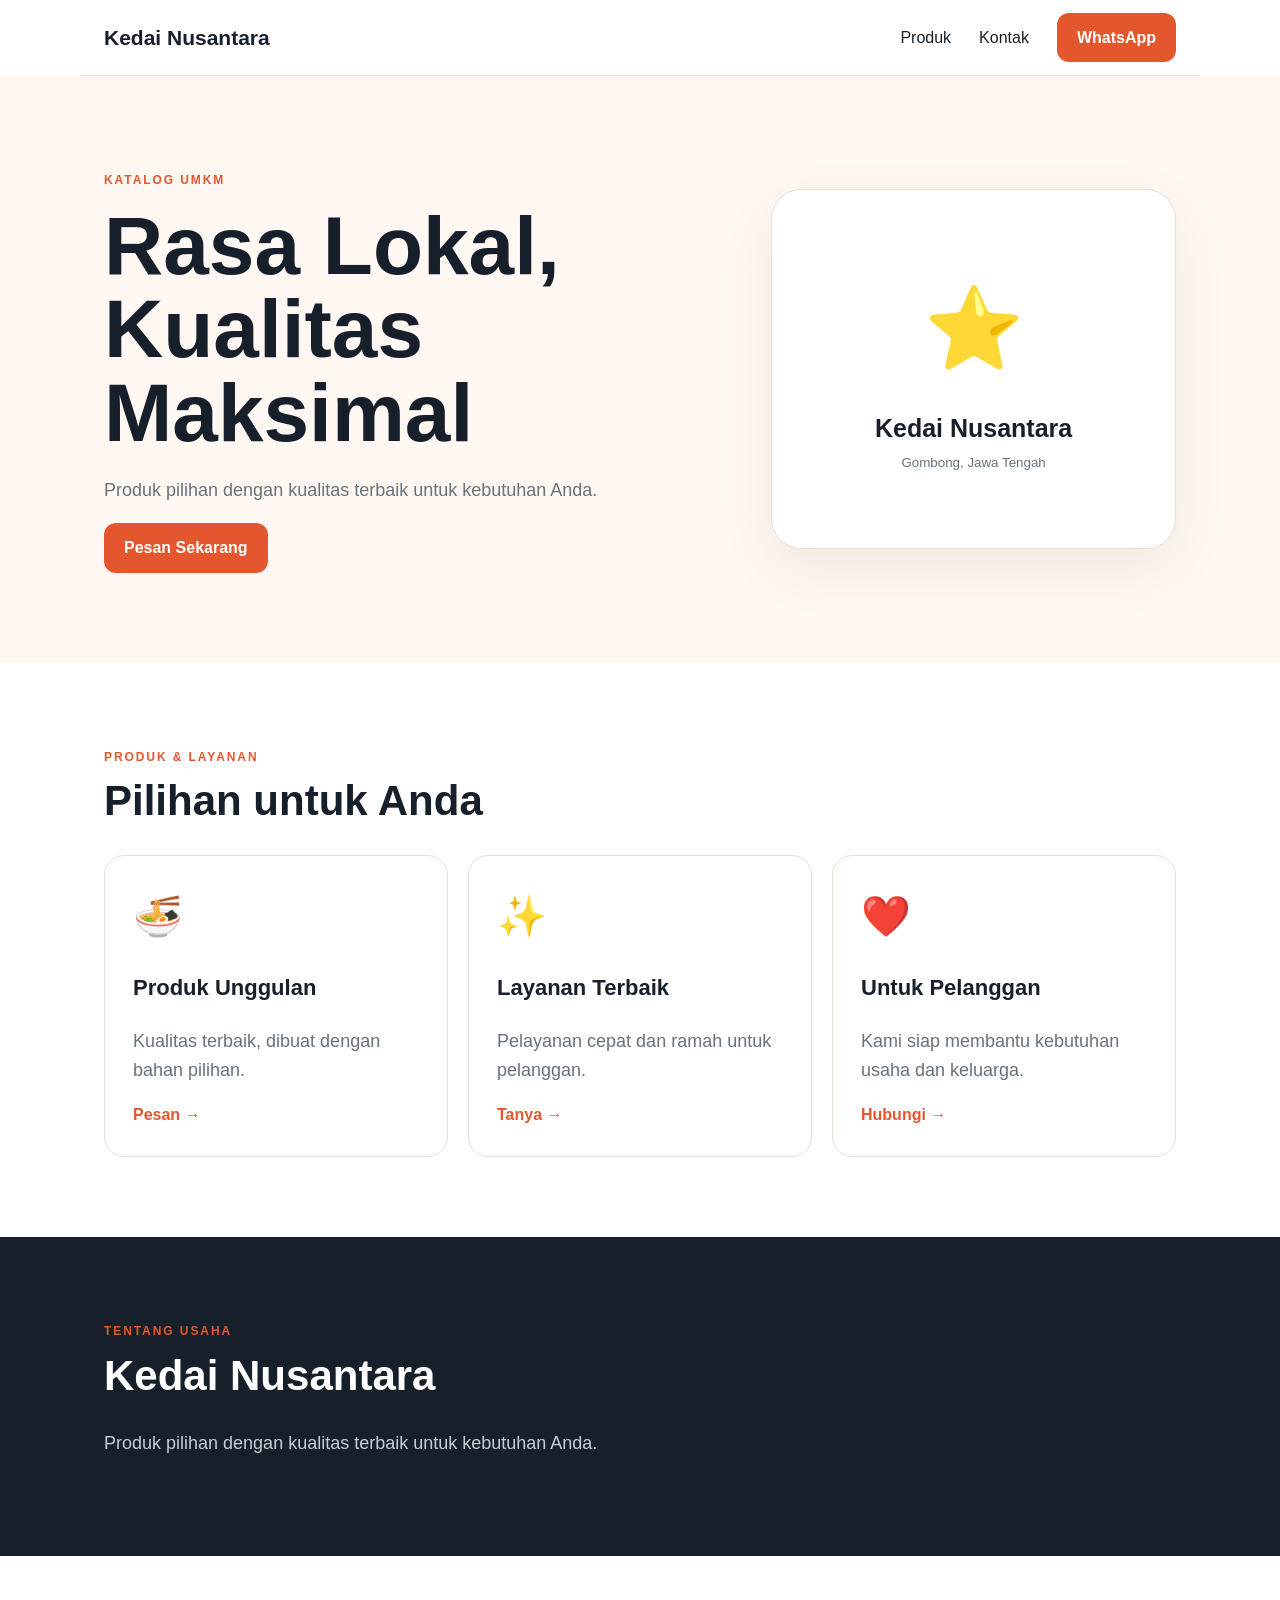
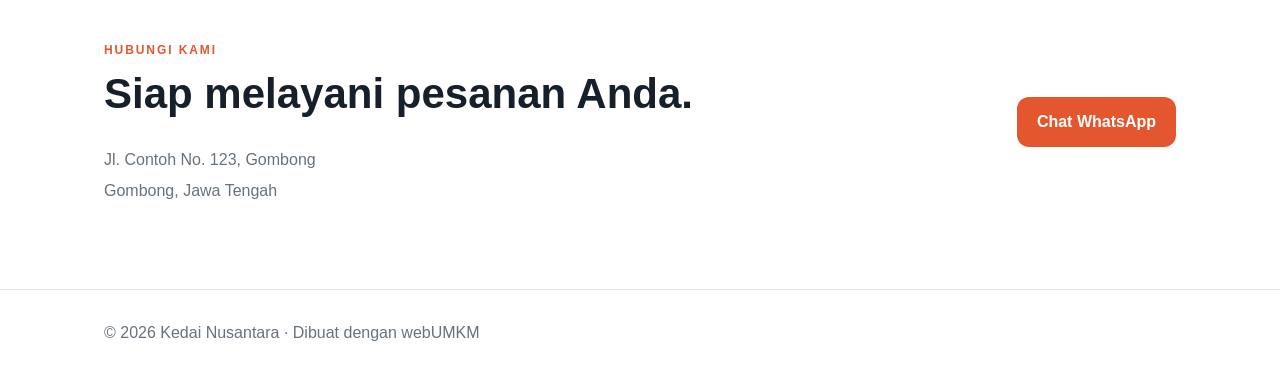
<file: templates/umkm-katalog/index.html>
<!doctype html>
<html lang="id"><head><meta charset="utf-8"><meta name="viewport" content="width=device-width,initial-scale=1"><title>UMKM Katalog</title><link rel="stylesheet" href="style.css"></head>
<body>
<header><div class="wrap nav"><strong data-name>Kedai Nusantara</strong><a href="#produk">Produk</a><a href="#kontak">Kontak</a><a class="btn" data-wa href="#">WhatsApp</a></div></header>
<main><section class="hero"><div class="wrap hero-grid"><div><span class="tag">KATALOG UMKM</span><h1 data-tagline>Rasa Lokal, Kualitas Maksimal</h1><p data-description>Produk pilihan dengan kualitas terbaik untuk kebutuhan Anda.</p><a class="btn" data-wa href="#">Pesan Sekarang</a></div><div class="hero-card"><span>⭐</span><b data-name>Kedai Nusantara</b><small data-city>Gombong, Jawa Tengah</small></div></div></section>
<section id="produk" class="section wrap"><span class="tag">PRODUK & LAYANAN</span><h2>Pilihan untuk Anda</h2><div class="cards"><article><div class="icon">🍜</div><h3>Produk Unggulan</h3><p>Kualitas terbaik, dibuat dengan bahan pilihan.</p><a data-wa href="#">Pesan →</a></article><article><div class="icon">✨</div><h3>Layanan Terbaik</h3><p>Pelayanan cepat dan ramah untuk pelanggan.</p><a data-wa href="#">Tanya →</a></article><article><div class="icon">❤️</div><h3>Untuk Pelanggan</h3><p>Kami siap membantu kebutuhan usaha dan keluarga.</p><a data-wa href="#">Hubungi →</a></article></div></section>
<section class="section dark"><div class="wrap"><span class="tag">TENTANG USAHA</span><h2 data-name>Kedai Nusantara</h2><p data-description>Kami memberikan produk berkualitas dan pelayanan terbaik.</p></div></section>
<section id="kontak" class="section wrap contact"><div><span class="tag">HUBUNGI KAMI</span><h2>Siap melayani pesanan Anda.</h2><p data-address>Alamat usaha</p><p data-city>Kota</p></div><a class="btn" data-wa href="#">Chat WhatsApp</a></section></main>
<footer><div class="wrap">© <span id="year"></span> <span data-name>Kedai Nusantara</span> · Dibuat dengan webUMKM</div></footer>
<script src="app.js"></script></body></html>
</file>
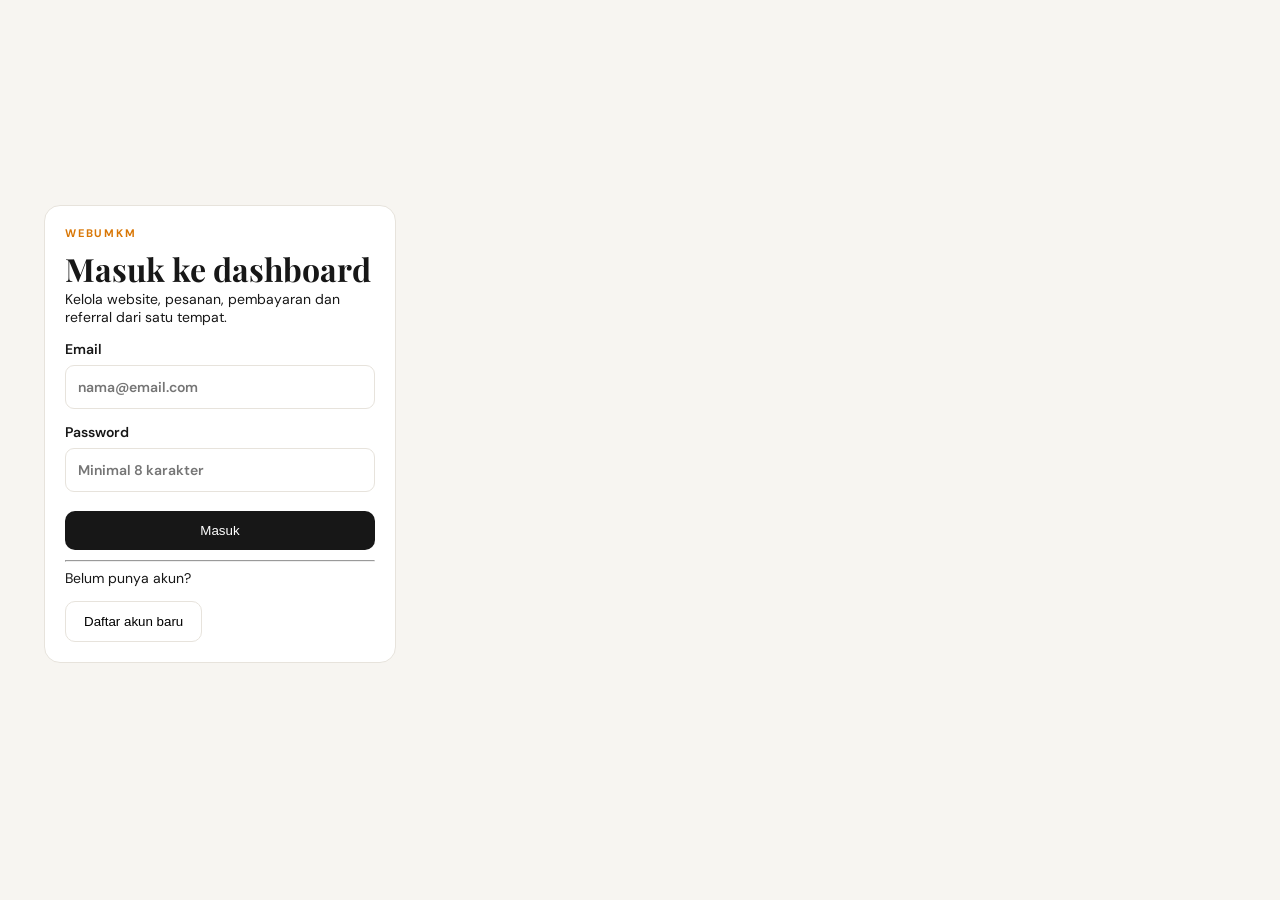
<file: admin/login.html>
<!doctype html>
<html lang="id">
<head><meta charset="UTF-8"><meta name="viewport" content="width=device-width,initial-scale=1"><title>webUMKM — Masuk</title><link rel="stylesheet" href="style.css"></head>
<body><div class="app" style="min-height:100vh;display:grid;place-items:center"><main style="width:min(440px,92vw)"><div class="panel"><p class="eyebrow">WEBUMKM</p><h1>Masuk ke dashboard</h1><p>Kelola website, pesanan, pembayaran dan referral dari satu tempat.</p><label>Email<input id="email" type="email" autocomplete="email" placeholder="nama@email.com"></label><label>Password<input id="password" type="password" autocomplete="current-password" placeholder="Minimal 8 karakter"></label><button id="login" class="primary">Masuk</button><p id="status" class="status"></p><hr><p>Belum punya akun?</p><button id="register" class="outline">Daftar akun baru</button></div></main></div>
<script>
const $=id=>document.getElementById(id); const status=$('status');
$('login').onclick=async()=>{status.textContent='Memproses...';try{const r=await fetch('../api/auth/login',{method:'POST',headers:{'content-type':'application/json'},body:JSON.stringify({email:$('email').value,password:$('password').value})});const d=await r.json();if(!r.ok)throw new Error(d.message||'Gagal masuk');location.href='dashboard.html';}catch(e){status.textContent=e.message}};
$('register').onclick=()=>{location.href='register.html'};
$('password').addEventListener('keydown',e=>{if(e.key==='Enter')$('login').click()});
</script></body></html>
</file>
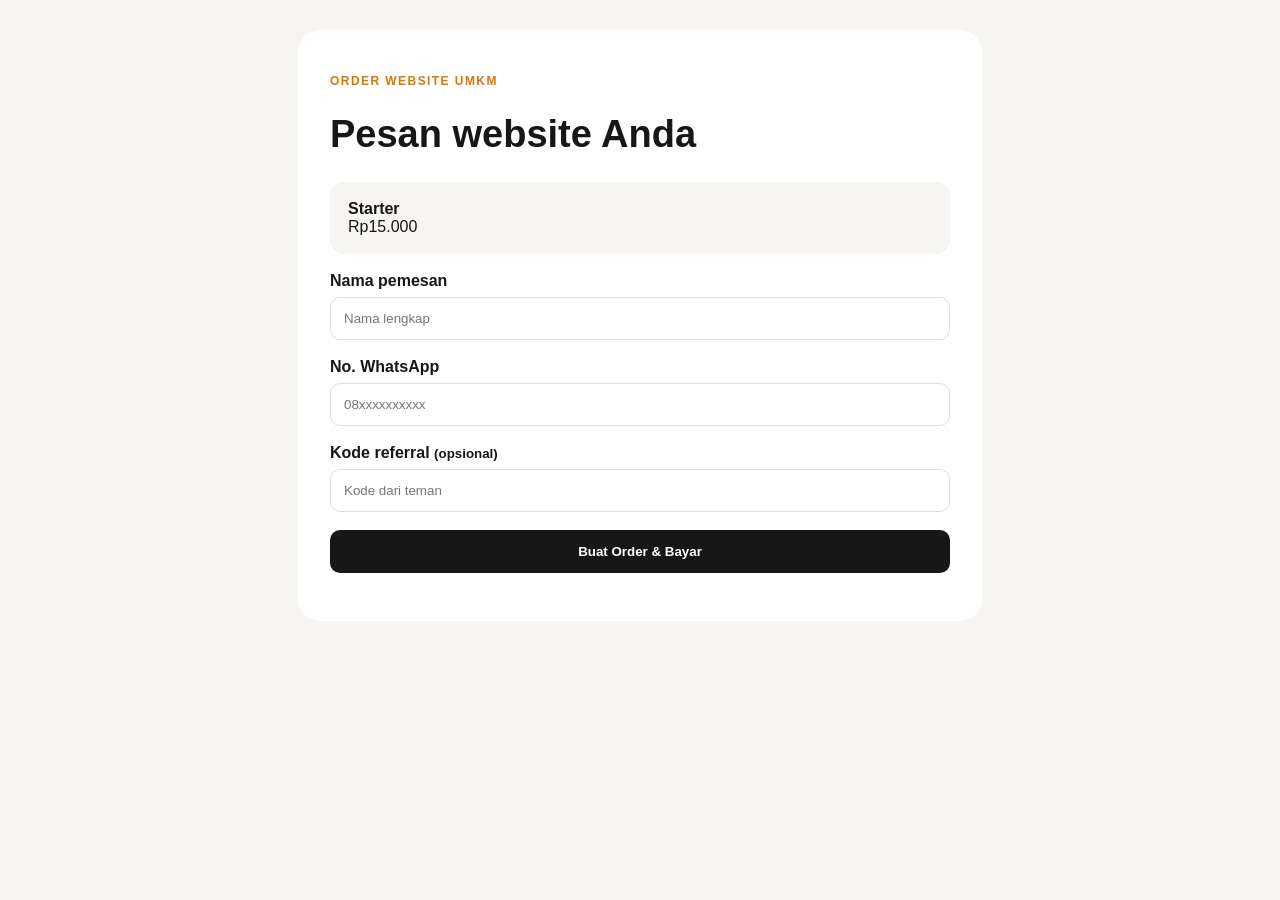
<file: admin/order.html>
<!doctype html><html lang="id"><head><meta charset="utf-8"><meta name="viewport" content="width=device-width,initial-scale=1"><title>Order — webUMKM</title><style>body{font-family:Arial,sans-serif;background:#f7f5f1;margin:0;padding:30px;color:#171717}.box{max-width:620px;margin:auto;background:#fff;padding:32px;border-radius:22px}.eyebrow{color:#d97706;font-weight:700;font-size:12px;letter-spacing:.12em}h1{font-size:38px}label{display:block;font-weight:700;margin:18px 0}input{width:100%;padding:13px;margin-top:7px;border:1px solid #ddd;border-radius:10px;box-sizing:border-box}.summary{background:#f7f5f1;padding:18px;border-radius:14px}.btn{border:0;background:#171717;color:#fff;padding:14px 20px;border-radius:10px;font-weight:700;width:100%;cursor:pointer}.pay{display:block;text-align:center;text-decoration:none;background:#d97706;color:#fff;padding:14px 20px;border-radius:10px;font-weight:700;margin-top:14px}.ok{padding:15px;background:#e9f8ed;border-radius:12px}.err{padding:15px;background:#fff0f0;border-radius:12px}</style></head><body><div class="box"><p class="eyebrow">ORDER WEBSITE UMKM</p><h1>Pesan website Anda</h1><div class="summary"><strong id="packageName">Paket</strong><br><span id="amount">Rp0</span></div><label>Nama pemesan<input id="customerName" placeholder="Nama lengkap"></label><label>No. WhatsApp<input id="customerPhone" placeholder="08xxxxxxxxxx"></label><label>Kode referral <small>(opsional)</small><input id="referralCode" placeholder="Kode dari teman"></label><button class="btn" id="submit">Buat Order & Bayar</button><div id="result" style="margin-top:16px"></div></div><script>const p=new URLSearchParams(location.search),slug=p.get('slug')||'',pkg=p.get('package')||'starter',prices={starter:15000,growth:25000,business:45000,pro:85000},names={starter:'Starter',growth:'Growth',business:'Business',pro:'Pro'};document.querySelector('#packageName').textContent=names[pkg]||'Paket';document.querySelector('#amount').textContent='Rp'+(prices[pkg]||0).toLocaleString('id-ID');document.querySelector('#submit').onclick=async()=>{const result=document.querySelector('#result');const button=document.querySelector('#submit');button.disabled=true;result.textContent='Memproses order...';try{const r=await fetch('../api/orders',{method:'POST',headers:{'content-type':'application/json'},body:JSON.stringify({slug,packageCode:pkg,customerName:document.querySelector('#customerName').value,customerPhone:document.querySelector('#customerPhone').value,referralCode:document.querySelector('#referralCode').value})});const d=await r.json();if(!r.ok)throw Error(d.message||'Gagal membuat order');result.className='ok';let html='<strong>Order berhasil dibuat.</strong><br>ID Order: '+d.orderId+'<br>Total: Rp'+Number(d.amount).toLocaleString('id-ID')+'<br><br>Status: '+(d.status==='paid'?'lunas':'menunggu pembayaran')+'.';if(d.paymentUrl)html+='<a class="pay" href="'+d.paymentUrl+'">Lanjutkan Pembayaran</a>';else html+='<br><small>Gateway pembayaran belum dikonfigurasi. Admin perlu mengatur MIDTRANS_SERVER_KEY.</small>';result.innerHTML=html}catch(e){result.className='err';result.textContent=e.message;button.disabled=false}}</script></body></html>
</file>
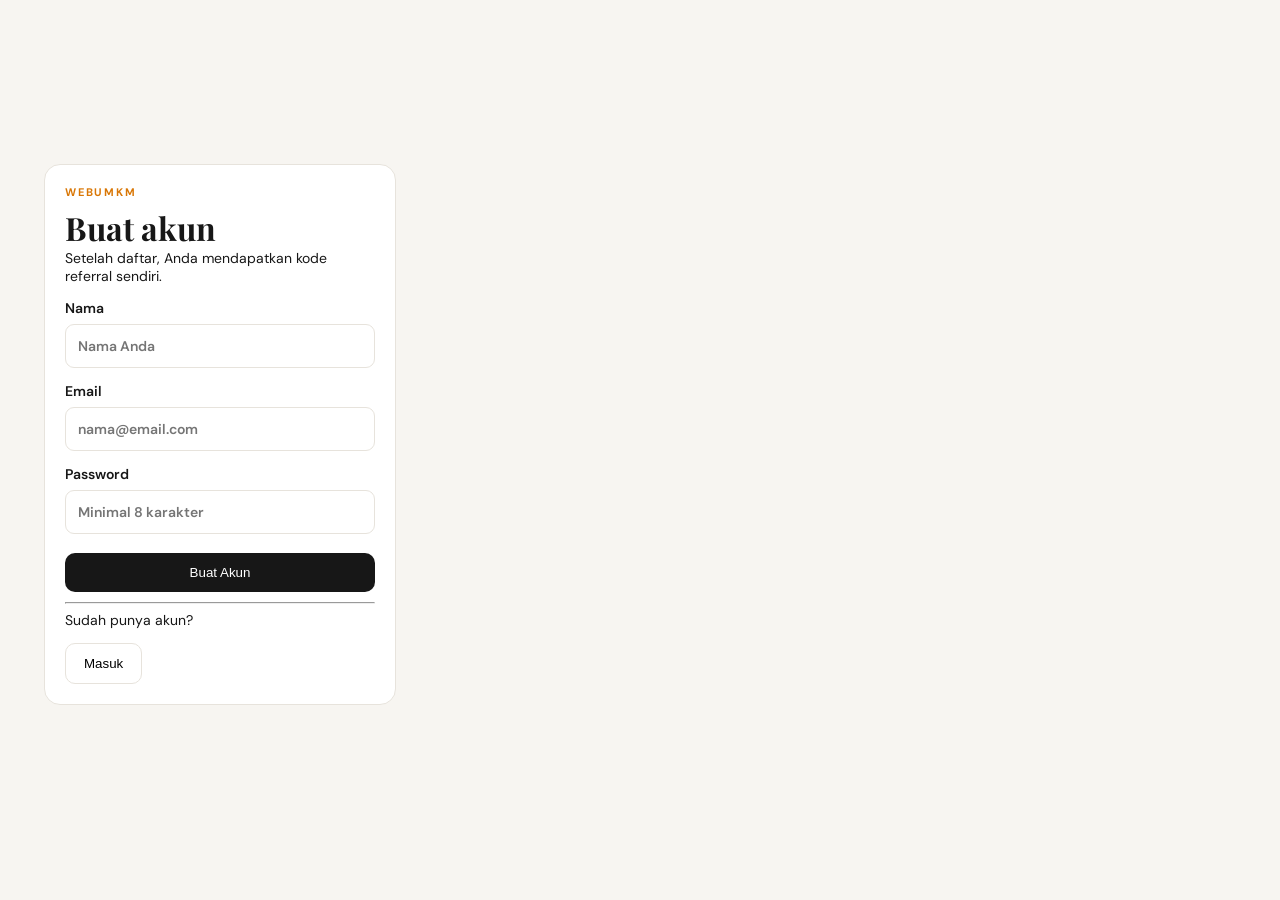
<file: admin/register.html>
<!doctype html>
<html lang="id"><head><meta charset="UTF-8"><meta name="viewport" content="width=device-width,initial-scale=1"><title>webUMKM — Daftar</title><link rel="stylesheet" href="style.css"></head>
<body><div class="app" style="min-height:100vh;display:grid;place-items:center"><main style="width:min(440px,92vw)"><div class="panel"><p class="eyebrow">WEBUMKM</p><h1>Buat akun</h1><p>Setelah daftar, Anda mendapatkan kode referral sendiri.</p><label>Nama<input id="name" autocomplete="name" placeholder="Nama Anda"></label><label>Email<input id="email" type="email" autocomplete="email" placeholder="nama@email.com"></label><label>Password<input id="password" type="password" autocomplete="new-password" placeholder="Minimal 8 karakter"></label><button id="register" class="primary">Buat Akun</button><p id="status" class="status"></p><hr><p>Sudah punya akun?</p><button id="login" class="outline">Masuk</button></div></main></div>
<script>
const $=id=>document.getElementById(id);const status=$('status');
$('register').onclick=async()=>{status.textContent='Membuat akun...';try{const r=await fetch('../api/auth/register',{method:'POST',headers:{'content-type':'application/json'},body:JSON.stringify({name:$('name').value,email:$('email').value,password:$('password').value})});const d=await r.json();if(!r.ok)throw new Error(d.message||'Gagal daftar');status.textContent='Akun berhasil dibuat. Kode referral: '+d.user.referralCode;setTimeout(()=>location.href='index.html',700);}catch(e){status.textContent=e.message}};
$('login').onclick=()=>location.href='login.html';
</script></body></html>
</file>
<file: templates/umkm-katalog/style.css>
:root{--ink:#17202a;--accent:#e4572e;--soft:#fff7f2;--line:#eadfd8;--muted:#68727d}*{box-sizing:border-box}body{margin:0;font-family:Arial,sans-serif;color:var(--ink);line-height:1.6}a{color:inherit;text-decoration:none}.wrap{max-width:1120px;margin:auto;padding:0 24px}.nav{min-height:76px;display:flex;align-items:center;gap:28px;border-bottom:1px solid var(--line)}.nav strong{font-size:21px;margin-right:auto}.btn{display:inline-block;background:var(--accent);color:white;padding:12px 20px;border-radius:12px;font-weight:700}.hero{background:var(--soft);padding:90px 0}.hero-grid{display:grid;grid-template-columns:1.2fr .8fr;gap:60px;align-items:center}.tag{font-size:12px;font-weight:800;letter-spacing:.16em;color:var(--accent)}h1{font-size:clamp(48px,7vw,82px);line-height:1.02;margin:12px 0 22px;max-width:800px}h2{font-size:42px;line-height:1.1;margin:10px 0 30px}p{color:var(--muted);font-size:18px}.hero-card{min-height:360px;border-radius:30px;background:white;border:1px solid var(--line);display:flex;flex-direction:column;justify-content:center;align-items:center;box-shadow:0 20px 60px #00000010}.hero-card span{font-size:80px}.hero-card b{font-size:25px;margin-top:15px}.hero-card small{color:var(--muted);margin-top:4px}.section{padding:80px 24px}.cards{display:grid;grid-template-columns:repeat(3,1fr);gap:20px}.cards article{border:1px solid var(--line);border-radius:20px;padding:28px;background:white}.icon{font-size:40px}.cards h3{font-size:22px}.cards a{font-weight:700;color:var(--accent)}.dark{background:var(--ink);color:white}.dark p{color:#c6cdd3;max-width:700px}.contact{display:flex;justify-content:space-between;align-items:center;gap:30px}.contact p{margin:5px 0;font-size:16px}footer{padding:30px 0;border-top:1px solid var(--line);color:var(--muted)}@media(max-width:800px){.nav{gap:12px}.nav>a:not(.btn){display:none}.hero-grid,.cards{grid-template-columns:1fr}.hero{padding:60px 0}.hero-card{min-height:260px}.contact{display:block}.contact .btn{margin-top:20px}}
</file>
<file: admin/style.css>
@import url('https://fonts.googleapis.com/css2?family=DM+Sans:wght@400;500;600;700&family=Playfair+Display:wght@600;700&display=swap');
:root{--ink:#171717;--accent:#d97706;--bg:#f7f5f1;--card:#fff;--muted:#737373;--line:#e7e3dc;--green:#15803d}*{box-sizing:border-box}body{margin:0;background:var(--bg);color:var(--ink);font:14px 'DM Sans',sans-serif}.app{min-height:100vh;display:grid;grid-template-columns:235px 1fr}aside{background:#171717;color:#fff;padding:28px 20px;display:flex;flex-direction:column}.logo{font-size:24px;font-weight:700;margin:0 10px 45px}.logo span{color:#f59e0b}nav{display:grid;gap:6px}nav a{color:#aaa;text-decoration:none;padding:12px 14px;border-radius:10px}nav a:hover,nav a.active{background:#292929;color:#fff}.side-bottom{margin-top:auto;color:#999;border-top:1px solid #333;padding:20px 10px;line-height:1.8}.side-bottom strong{color:#f59e0b;font-size:24px}main{max-width:1250px;width:100%;margin:auto;padding:38px 44px 70px}header{display:flex;justify-content:space-between;align-items:center;margin-bottom:28px}.eyebrow{font-size:11px;letter-spacing:.16em;color:var(--accent);font-weight:700;margin:0 0 7px}h1,h2,h3,p{margin-top:0}h1{font:700 32px 'Playfair Display',serif;margin-bottom:0}h2{font-size:20px;margin-bottom:0}.outline,.primary,.publish{border:0;border-radius:10px;padding:12px 18px;font:600 14px inherit;cursor:pointer}.outline{background:white;border:1px solid var(--line)}.primary{background:var(--ink);color:white;width:100%;margin-top:5px}.stats{display:grid;grid-template-columns:repeat(3,1fr);gap:15px;margin-bottom:20px}.stats>div,.panel{background:var(--card);border:1px solid var(--line);border-radius:16px;padding:20px}.stats span{display:block;color:var(--muted);margin-bottom:8px}.stats b{font-size:22px}.online{color:var(--green)!important;font-size:15px!important}.builder{display:grid;grid-template-columns:1fr 1fr;gap:18px}.panel-head{display:flex;justify-content:space-between;align-items:center;margin-bottom:22px}.badge,.selected-label{background:#fff7ed;color:#c2410c;padding:7px 10px;border-radius:99px;font-size:11px;font-weight:700}label{display:block;font-weight:600;margin-bottom:14px}input,textarea{display:block;width:100%;margin-top:7px;border:1px solid var(--line);border-radius:9px;padding:12px;font:inherit;outline:none;background:#fff}input:focus,textarea:focus{border-color:#d97706}textarea{min-height:75px;resize:vertical}.grid2{display:grid;grid-template-columns:1fr 1fr;gap:12px}.status{color:var(--green);font-size:12px;margin:10px 0 0;text-align:center}.section-label{font-weight:700;font-size:12px;margin:18px 0 9px}.package-grid{display:grid;grid-template-columns:repeat(4,1fr);gap:8px;margin-bottom:15px}.package{border:1px solid var(--line);background:#fff;border-radius:10px;padding:10px 5px;cursor:pointer;text-align:center}.package strong,.package small{display:block}.package strong{font-size:14px}.package small{color:var(--muted);font-size:10px;margin-top:3px}.package.active{border:2px solid var(--accent);background:#fff7ed}.preview{border:1px solid var(--line);border-radius:12px;overflow:hidden;background:#faf9f7}.mock-nav{display:flex;justify-content:space-between;padding:13px 15px;border-bottom:1px solid var(--line);font-size:11px}.mock-hero{padding:35px 22px;background:#fff}.mock-hero small{color:var(--accent);font-weight:700;letter-spacing:.12em}.mock-hero h3{font:700 25px 'Playfair Display',serif;margin:10px 0}.mock-hero p{color:var(--muted);line-height:1.6;font-size:12px}.mock-hero button{background:#171717;color:#fff;border:0;border-radius:8px;padding:9px 12px;font-size:11px}.mock-cards{display:grid;grid-template-columns:repeat(3,1fr);gap:8px;padding:12px}.mock-cards i{display:block;height:55px;border-radius:8px;background:#eee8df}.publish{width:100%;background:var(--accent);color:#fff;margin-top:12px}.templates{margin-top:18px}.template-list{display:grid;gap:10px}.template-card{width:100%;display:flex;align-items:center;gap:15px;background:#fff;border:2px solid var(--line);border-radius:14px;padding:12px 15px;position:relative;text-align:left;cursor:pointer}.template-card.selected{border-color:var(--accent)}.template-card p{color:var(--muted);margin:5px 0 0;font-size:12px}.thumb{width:85px;height:55px;border-radius:8px;background:#171717;color:#f59e0b;display:grid;place-items:center;font-weight:700;font-size:11px}.selected-label{margin-left:auto}.sites-list{display:grid;gap:8px}.site-row{display:flex;align-items:center;justify-content:space-between;background:#fff;border:1px solid var(--line);border-radius:12px;padding:14px 16px}.site-row strong,.site-row small{display:block}.site-row small{color:var(--muted);font-size:11px;margin-top:3px}.site-row a{color:#c2410c;text-decoration:none;font-weight:700;font-size:12px}.empty{padding:18px;background:#fff;border:1px dashed var(--line);border-radius:12px;color:var(--muted)}@media(max-width:850px){.app{grid-template-columns:1fr}aside{display:none}main{padding:25px 16px}.builder{grid-template-columns:1fr}.stats{grid-template-columns:1fr 1fr}.stats>div:last-child{grid-column:1/-1}h1{font-size:26px}.grid2{grid-template-columns:1fr}.package-grid{grid-template-columns:repeat(2,1fr)}}
</file>
